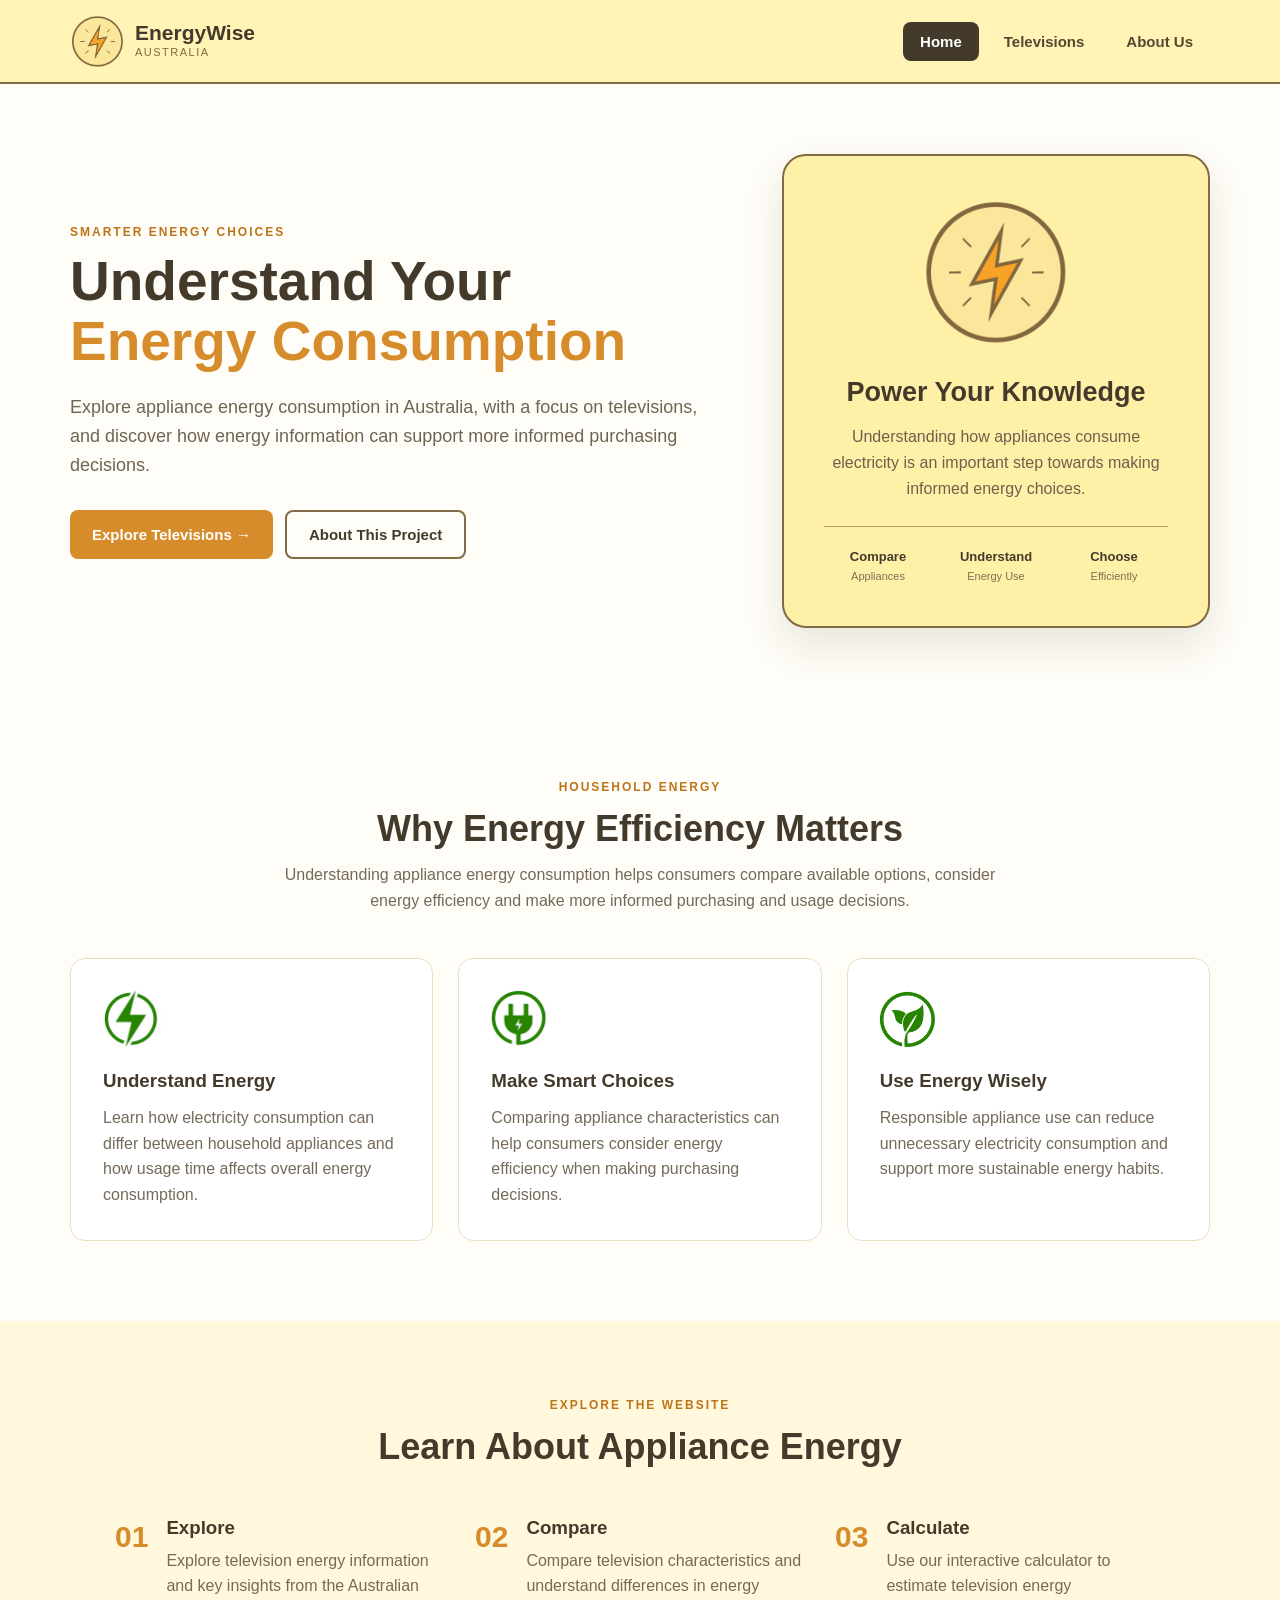
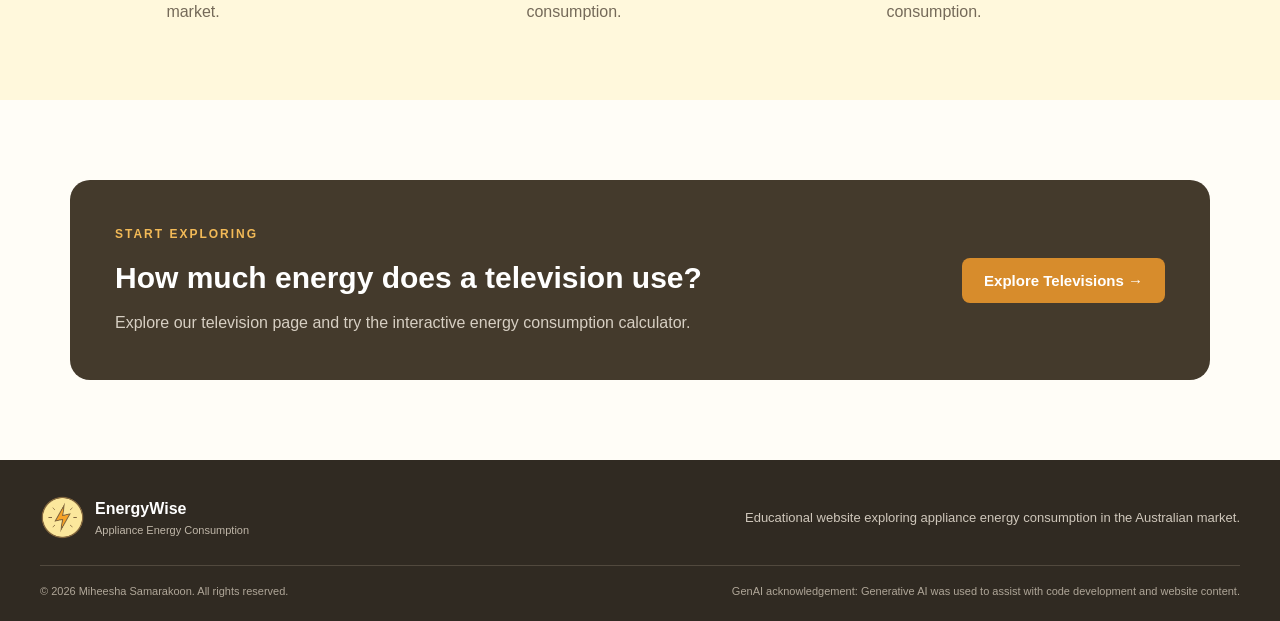
<file: index.html>
<!DOCTYPE html>
<html lang="en">
<head>
    <meta charset="UTF-8">
    <meta name="viewport" content="width=device-width, initial-scale=1.0">
    <title>EnergyWise | Home</title>
    <!-- One shared CSS file for the whole website -->
    <link rel="stylesheet" href="style.css">
</head>

<body>
    <!-- ================= NAVIGATION ================= -->
    <header>
        <nav class="navbar">
            <!-- Clicking the logo returns to the Home page -->
            <div class="brand" onclick="navigateTo('index.html')">
                <img src="images/PowerIcon.png" alt="EnergyWise power logo">
                <div>
                    <span class="brand-name">EnergyWise</span>
                    <span class="brand-subtitle">Australia</span>
                </div>
            </div>
            <!-- Navigation menu -->
            <div class="nav-links">
                <!-- Active class shows the current page -->
                <button class="nav-button active"
                        onclick="navigateTo('index.html')">
                    Home
                </button>
                <button class="nav-button"
                        onclick="navigateTo('televisions.html')">
                    Televisions
                </button>
                <button class="nav-button"
                        onclick="navigateTo('about.html')">
                    About Us
                </button>
            </div>

        </nav>
    </header>

    <!-- ================= MAIN CONTENT ================= -->
    <main>
        <!-- Hero Section -->
        <section class="hero">
            <div class="hero-content">
                <p class="tag">SMARTER ENERGY CHOICES</p>
                <h1>
                    Understand Your
                    <span>Energy Consumption</span>
                </h1>
                <p class="hero-description">
                    Explore appliance energy consumption in Australia, with a focus on televisions, and discover how energy information can support more informed purchasing decisions.
                </p>
                <div class="hero-buttons">
                    <button class="primary-button"
                            onclick="navigateTo('televisions.html')">
                        Explore Televisions →
                    </button>
                    <button class="secondary-button"
                            onclick="navigateTo('about.html')">
                        About This Project
                    </button>
                </div>
            </div>


            <!-- Visual card using the supplied logo -->
            <div class="hero-card">
                <img src="images/PowerIcon.png"
                     alt="Power energy icon"
                     class="hero-logo">
                <h2>Power Your Knowledge</h2>
                <p>
                    Understanding how appliances consume electricity is
                    an important step towards making informed energy choices.
                </p>
                <div class="mini-info">
                    <div>
                        <strong>Compare</strong>
                        <span>Appliances</span>
                    </div>
                    <div>
                        <strong>Understand</strong>
                        <span>Energy Use</span>
                    </div>
                    <div>
                        <strong>Choose</strong>
                        <span>Efficiently</span>
                    </div>
                </div>
            </div>
        </section>

        <!-- ================= WHY ENERGY MATTERS ================= -->
        <section class="content-section">
            <div class="section-heading">
                <p class="tag">HOUSEHOLD ENERGY</p>
                <h2>Why Energy Efficiency Matters</h2>
                <p>
                    Understanding appliance energy consumption helps consumers compare available options, consider energy efficiency and make more informed purchasing and usage decisions.
                </p>
            </div>
            <div class="card-grid">
                <article class="info-card">
                    <div class="icon-box">
                        <img src="images/energy.png" alt="Energy icon">
                    </div>
                    <h3>Understand Energy</h3>
                    <p>
                        Learn how electricity consumption can differ between
                        household appliances and how usage time affects
                        overall energy consumption.
                    </p>
                </article>
                <article class="info-card">
                    <div class="icon-box">
                        <img src="images/smart-choice.png" alt="Smart choice icon">
                    </div>
                    <h3>Make Smart Choices</h3>
                    <p>
                        Comparing appliance characteristics can help
                        consumers consider energy efficiency when making
                        purchasing decisions.
                    </p>
                </article>
                <article class="info-card">
                    <div class="icon-box">
                        <img src="images/sustainability.png" alt="Sustainability icon">
                    </div>
                    <h3>Use Energy Wisely</h3>
                    <p>
                        Responsible appliance use can reduce unnecessary
                        electricity consumption and support more sustainable
                        energy habits.
                    </p>
                </article>
            </div>
        </section>

        <!-- ================= HOW IT WORKS ================= -->
        <section class="steps-section">
            <div class="section-heading">
                <p class="tag">EXPLORE THE WEBSITE</p>
                <h2>Learn About Appliance Energy</h2>
            </div>
            <div class="steps">
                <div class="step">
                    <span class="step-number">01</span>
                    <div>
                        <h3>Explore</h3>
                        <p>
                            Explore television energy information and key insights from the Australian market.
                        </p>
                    </div>
                </div>
                <div class="step">
                    <span class="step-number">02</span>
                    <div>
                        <h3>Compare</h3>
                        <p>
                            Compare television characteristics and understand differences in energy consumption.
                        </p>
                    </div>
                </div>
                <div class="step">
                    <span class="step-number">03</span>
                    <div>
                        <h3>Calculate</h3>
                        <p>
                            Use our interactive calculator to estimate television energy consumption.
                        </p>
                    </div>
                </div>
            </div>
        </section>

        <!-- ================= CALL TO ACTION ================= -->
        <section class="cta-section">
            <div>
                <p class="tag light-tag">START EXPLORING</p>
                <h2>How much energy does a television use?</h2>
                <p>
                    Explore our television page and try the interactive
                    energy consumption calculator.
                </p>
            </div>
            <button class="primary-button"
                    onclick="navigateTo('televisions.html')">
                Explore Televisions →
            </button>
        </section>
    </main>

    <!-- ================= FOOTER ================= -->
    <footer>
        <div class="footer-container">
            <div class="footer-brand">
                <img src="images/PowerIcon.png"
                     alt="EnergyWise power logo">
                <div>
                    <strong>EnergyWise</strong>
                    <span>Appliance Energy Consumption</span>
                </div>
            </div>
            <p>
                Educational website exploring appliance energy consumption
                in the Australian market.
            </p>
        </div>
        <div class="footer-bottom">
            <p>© 2026 Miheesha Samarakoon. All rights reserved.</p>
            <p>
                GenAI acknowledgement: Generative AI was used to assist
                with code development and website content.
            </p>
        </div>
    </footer>
    
    <!-- One shared JavaScript file -->
    <script src="script.js"></script>

</body>
</html>
</file>
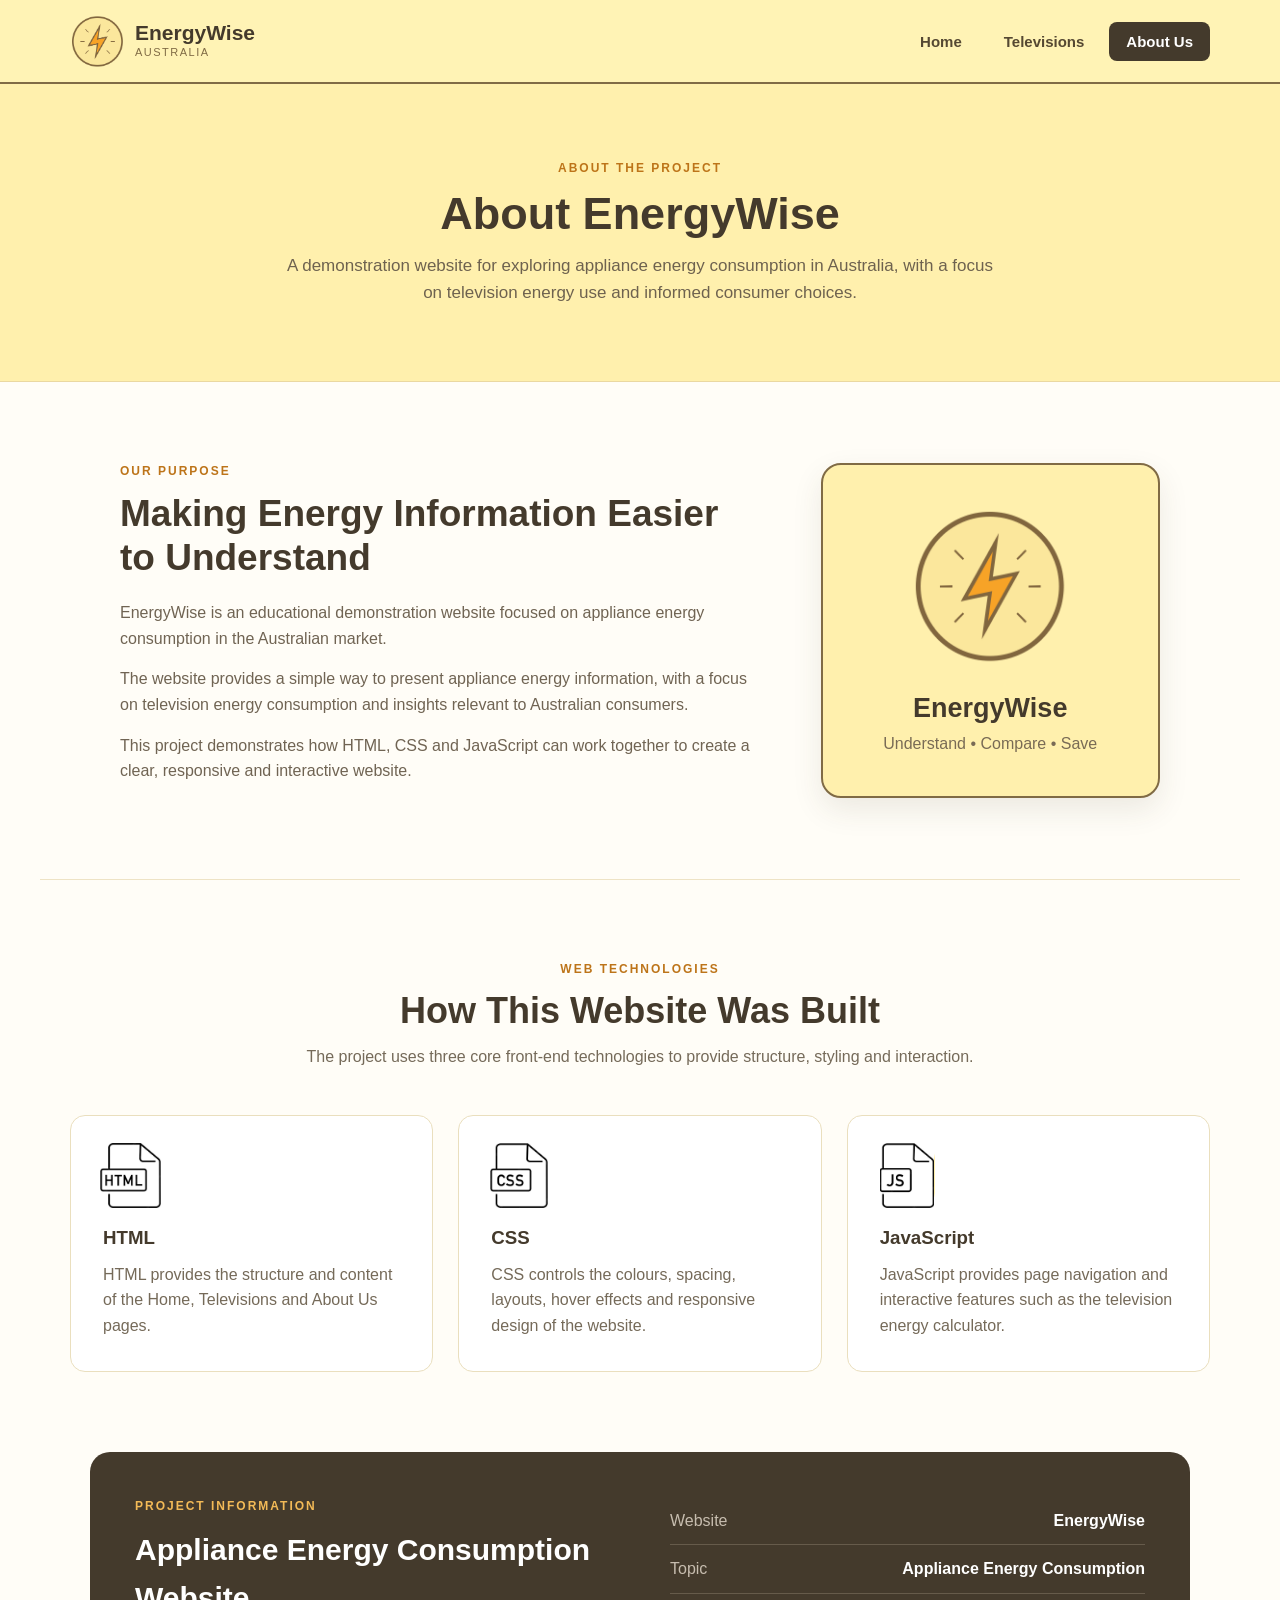
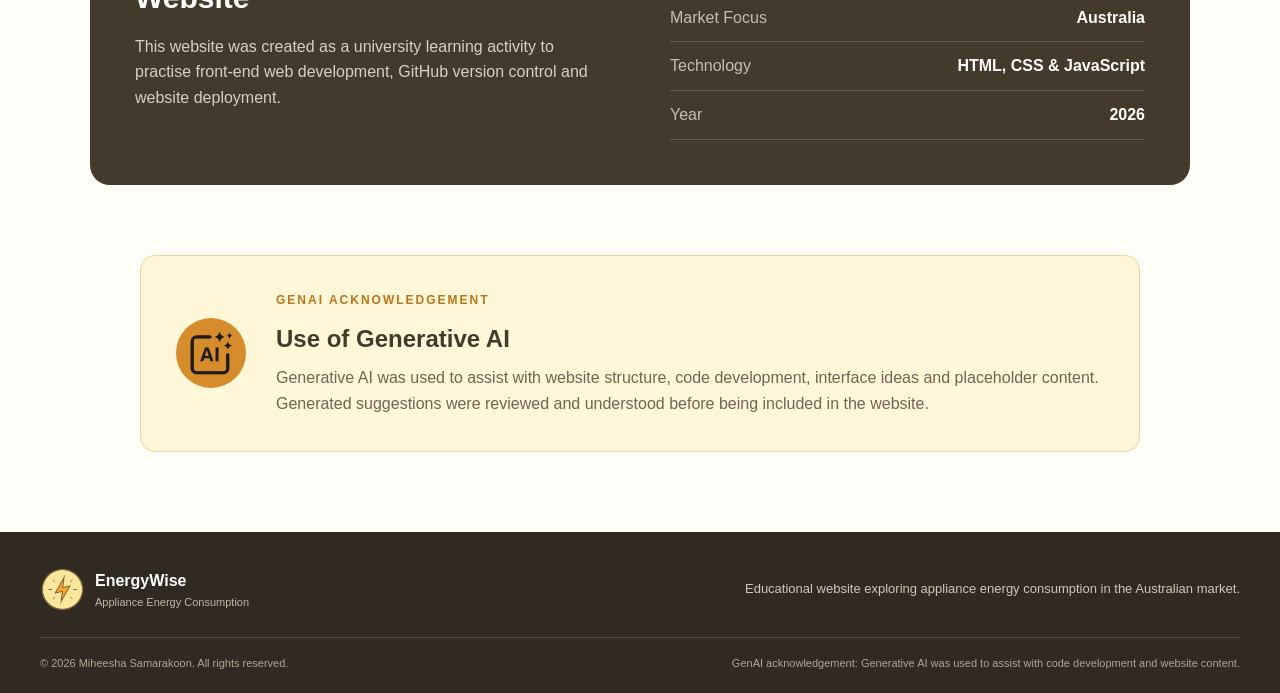
<file: about.html>
<!DOCTYPE html>
<html lang="en">
<head>
    <meta charset="UTF-8">
    <meta name="viewport" content="width=device-width, initial-scale=1.0">
    <title>EnergyWise | About Us</title>
    <link rel="stylesheet" href="style.css">
</head>
<body>

    <!-- ================= NAVIGATION ================= -->
    <header>
        <nav class="navbar">
            <div class="brand" onclick="navigateTo('index.html')">
                <img src="images/PowerIcon.png"
                     alt="EnergyWise power logo">
                <div>
                    <span class="brand-name">EnergyWise</span>
                    <span class="brand-subtitle">Australia</span>
                </div>
            </div>
            <div class="nav-links">
                <button class="nav-button"
                        onclick="navigateTo('index.html')">
                    Home
                </button>
                <button class="nav-button"
                        onclick="navigateTo('televisions.html')">
                    Televisions
                </button>
                <button class="nav-button active"
                        onclick="navigateTo('about.html')">
                    About Us
                </button>
            </div>
        </nav>
    </header>

    <!-- ================= MAIN CONTENT ================= -->
    <main>
        <!-- Page Banner -->
        <section class="page-banner">
            <p class="tag">ABOUT THE PROJECT</p>
            <h1>About EnergyWise</h1>
            <p>
                A demonstration website for exploring appliance energy consumption in Australia, with a focus on television energy use and informed consumer choices.
            </p>
        </section>

        <!-- ================= ABOUT ================= -->
        <section class="about-section">
            <div class="about-content">
                <p class="tag">OUR PURPOSE</p>
                <h2>
                    Making Energy Information Easier to Understand
                </h2>
                <p>
                    EnergyWise is an educational demonstration website focused on appliance energy consumption in the Australian market.
                </p>
                <p>
                    The website provides a simple way to present appliance energy information, with a focus on television energy consumption and insights relevant to Australian consumers.
                </p>
                <p>
                    This project demonstrates how HTML, CSS and JavaScript can work together to create a clear, responsive and interactive website.
                </p>
            </div>
            <div class="about-logo-card">
                <img src="images/PowerIcon.png"
                     alt="EnergyWise power logo">
                <h3>EnergyWise</h3>
                <p>Understand • Compare • Save</p>
            </div>
        </section>

        <!-- ================= TECHNOLOGIES ================= -->
        <section class="technology-section">
            <div class="section-heading">
                <p class="tag">WEB TECHNOLOGIES</p>
                <h2>How This Website Was Built</h2>
                <p>
                    The project uses three core front-end technologies
                    to provide structure, styling and interaction.
                </p>
            </div>
            <div class="card-grid">
                <article class="info-card">
                    <div class="tech-icon">
                        <img src="images/html.png" alt="HTML icon">
                    </div>
                    <h3>HTML</h3>
                    <p>
                        HTML provides the structure and content of the
                        Home, Televisions and About Us pages.
                    </p>
                </article>
                <article class="info-card">
                    <div class="tech-icon">
                        <img src="images/css.png" alt="CSS icon">
                    </div>
                    <h3>CSS</h3>
                    <p>
                        CSS controls the colours, spacing, layouts,
                        hover effects and responsive design of the website.
                    </p>
                </article>
                <article class="info-card">
                    <div class="tech-icon">
                        <img src="images/javascript.png" alt="JavaScript icon">
                    </div>
                    <h3>JavaScript</h3>
                    <p>
                        JavaScript provides page navigation and interactive
                        features such as the television energy calculator.
                    </p>
                </article>
            </div>
        </section>

        <!-- ================= PROJECT INFORMATION ================= -->
        <section class="project-section">
            <div class="project-intro">
                <p class="tag light-tag">
                    PROJECT INFORMATION
                </p>
                <h2>Appliance Energy Consumption Website</h2>
                <p>
                    This website was created as a university learning
                    activity to practise front-end web development,
                    GitHub version control and website deployment.
                </p>
            </div>
            <div class="project-details">
                <div>
                    <span>Website</span>
                    <strong>EnergyWise</strong>
                </div>
                <div>
                    <span>Topic</span>
                    <strong>Appliance Energy Consumption</strong>
                </div>
                <div>
                    <span>Market Focus</span>
                    <strong>Australia</strong>
                </div>
                <div>
                    <span>Technology</span>
                    <strong>HTML, CSS & JavaScript</strong>
                </div>
                <div>
                    <span>Year</span>
                    <strong>2026</strong>
                </div>
            </div>
        </section>

        <!-- ================= GENAI ================= -->
        <section class="ai-section">
            <div class="ai-icon">
                <img src="images/ai.png" alt="Generative AI icon">
            </div>
            <div>
                <p class="tag">GENAI ACKNOWLEDGEMENT</p>
                <h2>Use of Generative AI</h2>
                <p>
                    Generative AI was used to assist with website structure,
                    code development, interface ideas and placeholder
                    content. Generated suggestions were reviewed and
                    understood before being included in the website.
                </p>
            </div>
        </section>
    </main>

    <!-- ================= FOOTER ================= -->
    <footer>
        <div class="footer-container">
            <div class="footer-brand">
                <img src="images/PowerIcon.png"
                     alt="EnergyWise power logo">
                <div>
                    <strong>EnergyWise</strong>
                    <span>Appliance Energy Consumption</span>
                </div>
            </div>
            <p>
                Educational website exploring appliance energy consumption
                in the Australian market.
            </p>
        </div>
        <div class="footer-bottom">
            <p>© 2026 Miheesha Samarakoon. All rights reserved.</p>
            <p>
                GenAI acknowledgement: Generative AI was used to assist
                with code development and website content.
            </p>
        </div>
    </footer>

    <script src="script.js"></script>

</body>
</html>
</file>
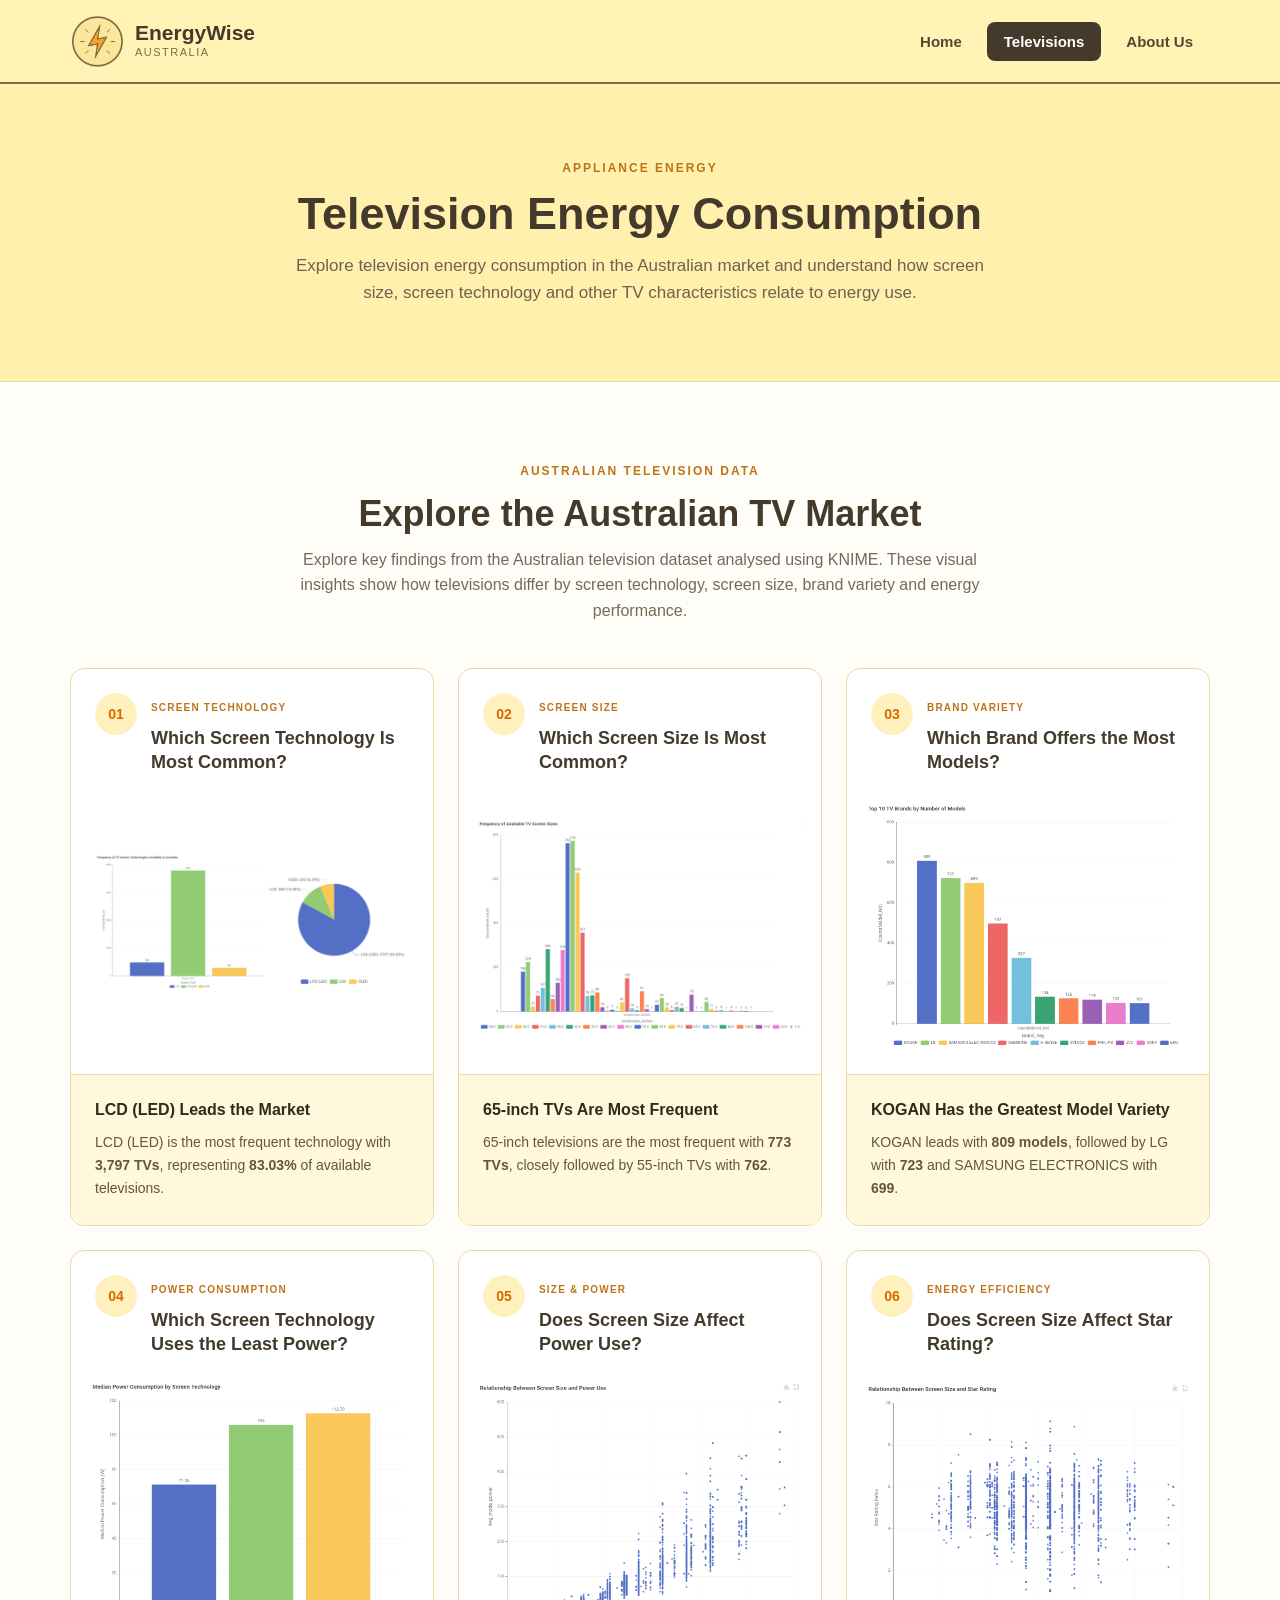
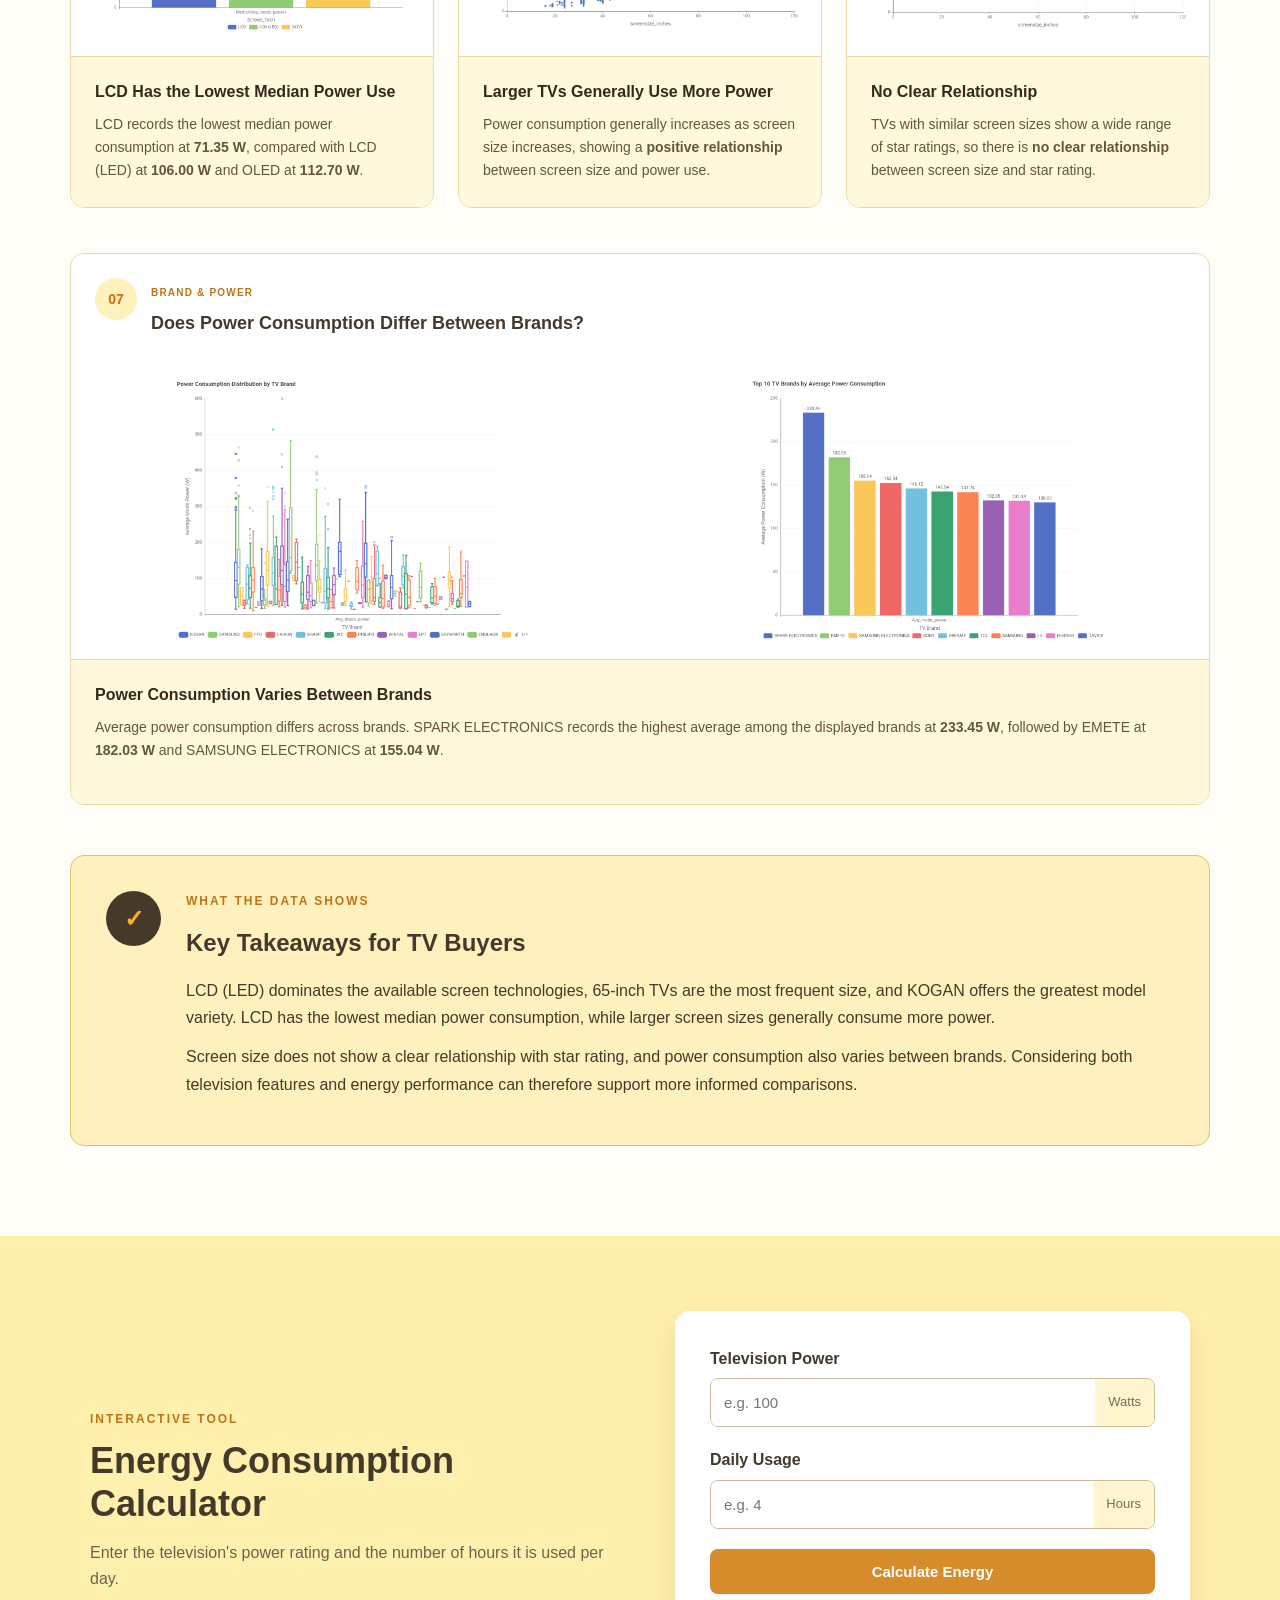
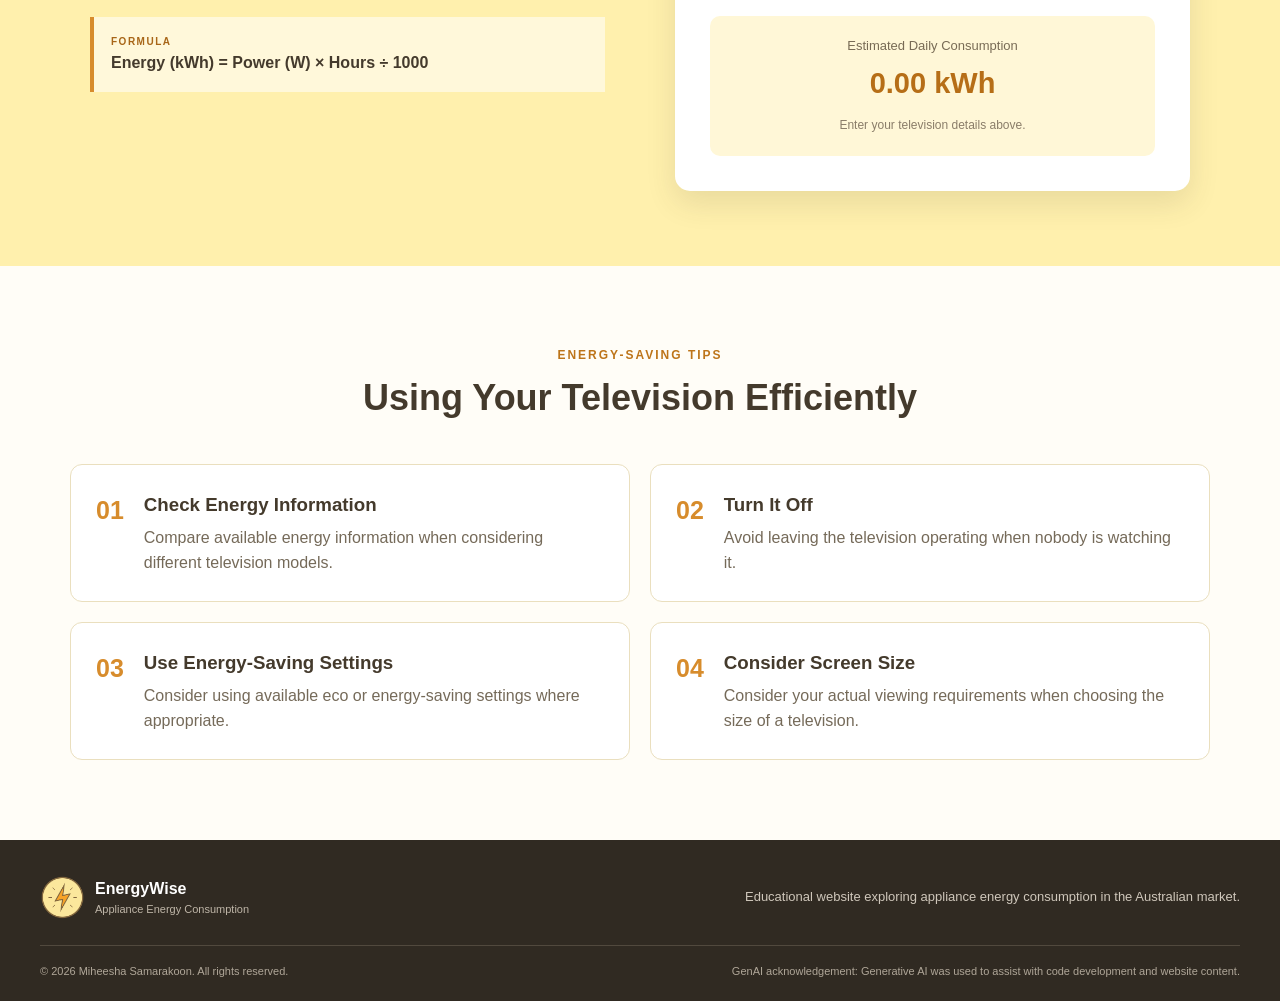
<file: televisions.html>
<!DOCTYPE html>
<html lang="en">
<head>
    <meta charset="UTF-8">
    <meta name="viewport" content="width=device-width, initial-scale=1.0">
    <title>EnergyWise | Televisions</title>
    <link rel="stylesheet" href="style.css">
</head>
<body>

    <!-- ================= NAVIGATION ================= -->
    <header>
        <nav class="navbar">
            <div class="brand" onclick="navigateTo('index.html')">
                <img src="images/PowerIcon.png"
                     alt="EnergyWise power logo">
                <div>
                    <span class="brand-name">EnergyWise</span>
                    <span class="brand-subtitle">Australia</span>
                </div>
            </div>
            <div class="nav-links">
                <button class="nav-button"
                        onclick="navigateTo('index.html')">
                    Home
                </button>
                <button class="nav-button active"
                        onclick="navigateTo('televisions.html')">
                    Televisions
                </button>
                <button class="nav-button"
                        onclick="navigateTo('about.html')">
                    About Us
                </button>
            </div>
        </nav>
    </header>

    <!-- ================= MAIN CONTENT ================= -->
    <main>
        <!-- Page Banner -->
        <section class="page-banner">
            <p class="tag">APPLIANCE ENERGY</p>
            <h1>Television Energy Consumption</h1>
            <p>
                Explore television energy consumption in the Australian market and understand how screen size, screen technology and other TV characteristics relate to energy use.
            </p>
        </section>

        <!-- ================= AUSTRALIAN TV DATA INSIGHTS ================= -->
        <section class="content-section">
            <div class="section-heading">
                <p class="tag">AUSTRALIAN TELEVISION DATA</p>
                <h2>Explore the Australian TV Market</h2>
                <p>
                    Explore key findings from the Australian television dataset analysed using KNIME. These visual insights show how televisions differ by screen technology, screen size, brand variety and energy performance.
                </p>
            </div>

            <!-- ================= INSIGHT GRID ================= -->
            <div class="insights-grid">
                <!-- Q1 -->
                <article class="insight-card">

                    <div class="insight-header">
                        <span class="insight-number">01</span>

                        <div>
                            <span class="energy-label">SCREEN TECHNOLOGY</span>
                            <h3>Which Screen Technology Is Most Common?</h3>
                        </div>
                    </div>
                    <div class="insight-chart">
                        <img src="images/Q1.png" alt="Available television screen technologies in Australia">
                    </div>
                    <div class="insight-result">
                        <strong>LCD (LED) Leads the Market</strong>
                        <p>
                            LCD (LED) is the most frequent technology with
                            <strong>3,797 TVs</strong>, representing
                            <strong>83.03%</strong> of available televisions.
                        </p>
                    </div>
                </article>

                <!-- Q2 -->
                <article class="insight-card">
                    <div class="insight-header">
                        <span class="insight-number">02</span>
                        <div>
                            <span class="energy-label">SCREEN SIZE</span>
                            <h3>Which Screen Size Is Most Common?</h3>
                        </div>
                    </div>
                    <div class="insight-chart">
                        <img src="images/Q2.png" alt="Frequency of available television screen sizes">
                    </div>
                    <div class="insight-result">
                        <strong>65-inch TVs Are Most Frequent</strong>
                        <p>
                            65-inch televisions are the most frequent with
                            <strong>773 TVs</strong>, closely followed by
                            55-inch TVs with <strong>762</strong>.
                        </p>
                    </div>
                </article>

                <!-- Q3 -->
                <article class="insight-card">
                    <div class="insight-header">
                        <span class="insight-number">03</span>
                        <div>
                            <span class="energy-label">BRAND VARIETY</span>
                            <h3>Which Brand Offers the Most Models?</h3>
                        </div>
                    </div>
                    <div class="insight-chart">
                        <img src="images/Q3.png" alt="Television brands with the greatest number of models">
                    </div>
                    <div class="insight-result">
                        <strong>KOGAN Has the Greatest Model Variety</strong>
                        <p>
                            KOGAN leads with <strong>809 models</strong>,
                            followed by LG with <strong>723</strong> and
                            SAMSUNG ELECTRONICS with <strong>699</strong>.
                        </p>
                    </div>
                </article>

                <!-- Q4 -->
                <article class="insight-card">
                    <div class="insight-header">
                        <span class="insight-number">04</span>
                        <div>
                            <span class="energy-label">POWER CONSUMPTION</span>
                            <h3>Which Screen Technology Uses the Least Power?</h3>
                        </div>
                    </div>
                    <div class="insight-chart">
                        <img src="images/Q4.png" alt="Median power consumption by television screen technology">
                    </div>
                    <div class="insight-result">
                        <strong>LCD Has the Lowest Median Power Use</strong>
                        <p>
                            LCD records the lowest median power consumption at
                            <strong>71.35 W</strong>, compared with
                            LCD (LED) at <strong>106.00 W</strong> and
                            OLED at <strong>112.70 W</strong>.
                        </p>
                    </div>
                </article>

                <!-- Q5 -->
                <article class="insight-card">
                    <div class="insight-header">
                        <span class="insight-number">05</span>

                        <div>
                            <span class="energy-label">SIZE & POWER</span>
                            <h3>Does Screen Size Affect Power Use?</h3>
                        </div>
                    </div>
                    <div class="insight-chart">
                        <img src="images/Q5.png" alt="Relationship between television screen size and power use">
                    </div>
                    <div class="insight-result">
                        <strong>Larger TVs Generally Use More Power</strong>
                        <p>
                            Power consumption generally increases as screen size
                            increases, showing a <strong>positive relationship</strong>
                            between screen size and power use.
                        </p>
                    </div>
                </article>

                <!-- Q6 -->
                <article class="insight-card">
                    <div class="insight-header">
                        <span class="insight-number">06</span>
                        <div>
                            <span class="energy-label">ENERGY EFFICIENCY</span>
                            <h3>Does Screen Size Affect Star Rating?</h3>
                        </div>
                    </div>
                    <div class="insight-chart">
                        <img src="images/Q6.png" alt="Relationship between television screen size and star rating">
                    </div>
                    <div class="insight-result">
                        <strong>No Clear Relationship</strong>
                        <p>
                            TVs with similar screen sizes show a wide range of
                            star ratings, so there is <strong>no clear relationship</strong>
                            between screen size and star rating.
                        </p>
                    </div>
                </article>
            </div>

            <!-- ================= Q7 WIDE INSIGHT ================= -->
            <article class="insight-card insight-card-wide">
                <div class="insight-header">
                    <span class="insight-number">07</span>
                    <div>
                        <span class="energy-label">BRAND & POWER</span>
                        <h3>Does Power Consumption Differ Between Brands?</h3>
                    </div>
                </div>
                <div class="q7-chart-grid">
                    <div class="insight-chart">
                        <img src="images/Q7a.png" alt="Distribution of television power consumption by brand">
                    </div>
                    <div class="insight-chart">
                        <img src="images/Q7b.png" alt="Top television brands by average power consumption">
                    </div>
                </div>
                <div class="insight-result">
                    <strong>Power Consumption Varies Between Brands</strong>

                    <p>
                        Average power consumption differs across brands.
                        SPARK ELECTRONICS records the highest average among the
                        displayed brands at <strong>233.45 W</strong>, followed by
                        EMETE at <strong>182.03 W</strong> and SAMSUNG ELECTRONICS
                        at <strong>155.04 W</strong>.
                    </p>
                </div>
            </article>

            <!-- ================= CONCLUSION ================= -->
            <div class="tv-insight-conclusion">
                <div class="conclusion-icon">
                    ✓
                </div>
                <div>
                    <p class="tag">WHAT THE DATA SHOWS</p>
                    <h2>Key Takeaways for TV Buyers</h2>
                    <p>
                        LCD (LED) dominates the available screen technologies, 65-inch TVs are the most frequent size, and KOGAN offers the greatest model variety. LCD has the lowest median power consumption, while larger screen sizes generally consume more power.
                    </p>
                    <p>
                        Screen size does not show a clear relationship with star rating, and power consumption also varies between brands. Considering both television features and energy performance can therefore support more informed comparisons.
                    </p>
                </div>
            </div>
        </section>

        <!-- ================= CALCULATOR ================= -->
        <section class="calculator-section">
            <div class="calculator-description">
                <p class="tag">INTERACTIVE TOOL</p>
                <h2>Energy Consumption Calculator</h2>
                <p>
                    Enter the television's power rating and the number of hours it is used per day.
                </p>
                <div class="formula-box">
                    <span>FORMULA</span>
                    <strong>
                        Energy (kWh) = Power (W) × Hours ÷ 1000
                    </strong>
                </div>
            </div>
            <div class="calculator-card">
                <div class="input-group">
                    <label for="power">
                        Television Power
                    </label>
                    <div class="input-wrapper">
                        <input
                            type="number"
                            id="power"
                            placeholder="e.g. 100"
                            min="0">
                        <span>Watts</span>
                    </div>
                </div>
                <div class="input-group">
                    <label for="hours">
                        Daily Usage
                    </label>
                    <div class="input-wrapper">
                        <input
                            type="number"
                            id="hours"
                            placeholder="e.g. 4"
                            min="0"
                            max="24">
                        <span>Hours</span>
                    </div>
                </div>
                <button class="primary-button full-button"
                        onclick="calculateEnergy()">
                    Calculate Energy
                </button>
                <!-- JavaScript changes this result -->
                <div class="result-box">
                    <p>Estimated Daily Consumption</p>
                    <strong id="energyResult">
                        0.00 kWh
                    </strong>
                    <span id="resultMessage">
                        Enter your television details above.
                    </span>
                </div>
            </div>
        </section>

        <!-- ================= ENERGY TIPS ================= -->
        <section class="content-section">
            <div class="section-heading">
                <p class="tag">ENERGY-SAVING TIPS</p>
                <h2>Using Your Television Efficiently</h2>
            </div>
            <div class="tips-grid">
                <div class="tip-card">
                    <span class="tip-number">01</span>
                    <div>
                        <h3>Check Energy Information</h3>
                        <p>
                            Compare available energy information when considering different television models.
                        </p>
                    </div>
                </div>
                <div class="tip-card">
                    <span class="tip-number">02</span>
                    <div>
                        <h3>Turn It Off</h3>
                        <p>
                            Avoid leaving the television operating when nobody is watching it.
                        </p>
                    </div>
                </div>
                <div class="tip-card">
                    <span class="tip-number">03</span>
                    <div>
                        <h3>Use Energy-Saving Settings</h3>
                        <p>
                            Consider using available eco or energy-saving settings where appropriate.
                        </p>
                    </div>
                </div>
                <div class="tip-card">
                    <span class="tip-number">04</span>
                    <div>
                        <h3>Consider Screen Size</h3>
                        <p>
                            Consider your actual viewing requirements when choosing the size of a television.
                        </p>
                    </div>
                </div>
            </div>
        </section>
    </main>

    <!-- ================= FOOTER ================= -->
    <footer>
        <div class="footer-container">
            <div class="footer-brand">
                <img src="images/PowerIcon.png"
                     alt="EnergyWise power logo">
                <div>
                    <strong>EnergyWise</strong>
                    <span>Appliance Energy Consumption</span>
                </div>
            </div>
            <p>
                Educational website exploring appliance energy consumption in the Australian market.
            </p>
        </div>
        <div class="footer-bottom">
            <p>© 2026 Miheesha Samarakoon. All rights reserved.</p>
            <p>
                GenAI acknowledgement: Generative AI was used to assist with code development and website content.
            </p>

        </div>
    </footer>

    <script src="script.js"></script>

</body>
</html>
</file>
<file: style.css>
/* =========================================================
   ENERGYWISE WEBSITE
   Main stylesheet used by all three webpages
   ========================================================= */


/* ================= BASIC RESET ================= */
* {
    margin: 0;
    padding: 0;
    box-sizing: border-box;
}


/* ================= GENERAL ================= */
html {
    scroll-behavior: smooth;
}
body {
    font-family: Arial, Helvetica, sans-serif;
    background-color: #fffdf7;
    color: #443a2c;
    line-height: 1.6;
}
button,
input {
    font-family: inherit;
}


/* ================= NAVIGATION ================= */
header {
    background-color: #fff3b5;
    border-bottom: 2px solid #806b45;
    position: sticky;
    top: 0;
    z-index: 1000;
}
.navbar {
    max-width: 1200px;
    min-height: 82px;
    margin: auto;
    padding: 10px 30px;
    display: flex;
    justify-content: space-between;
    align-items: center;
}


/* Logo / Brand */
.brand {
    display: flex;
    align-items: center;
    gap: 10px;
    cursor: pointer;
    transition: 0.3s;
}

.brand:hover {
    opacity: 0.75;
}

.brand img {
    width: 55px;
    height: 55px;
}

.brand > div {
    display: flex;
    flex-direction: column;
}

.brand-name {
    font-size: 21px;
    font-weight: bold;
    line-height: 1.1;
}

.brand-subtitle {
    font-size: 11px;
    color: #806b45;
    letter-spacing: 1.5px;
    text-transform: uppercase;
}


/* Navigation Links */

.nav-links {
    display: flex;
    align-items: center;
    gap: 8px;
}

.nav-button {
    border: none;
    background-color: transparent;
    color: #554832;
    font-size: 15px;
    font-weight: bold;
    padding: 11px 17px;
    border-radius: 8px;
    cursor: pointer;
    transition: 0.3s;
}


/* Mouse-over feedback */
.nav-button:hover {
    background-color: #e9a63d;
    color: white;
    transform: translateY(-2px);
}


/* Current page feedback */
.nav-button.active {
    background-color: #443a2c;
    color: white;
}


/* ================= TAG ================= */
.tag {
    color: #bd7419;
    font-size: 12px;
    font-weight: bold;
    letter-spacing: 2px;
    margin-bottom: 10px;
}

.light-tag {
    color: #f3ba57;
}


/* ================= HOME HERO ================= */
.hero {
    max-width: 1200px;
    min-height: 580px;
    margin: auto;
    padding: 70px 30px;
    display: grid;
    grid-template-columns: 1.2fr 0.8fr;
    align-items: center;
    gap: 70px;
}

.hero h1 {
    max-width: 700px;
    font-size: 55px;
    line-height: 1.08;
    margin-bottom: 22px;
}

.hero h1 span {
    color: #d78c2c;
}

.hero-description {
    max-width: 650px;
    color: #706453;
    font-size: 18px;
    margin-bottom: 30px;
}

.hero-buttons {
    display: flex;
    gap: 12px;
}


/* ================= BUTTONS ================= */

.primary-button,
.secondary-button {
    padding: 14px 22px;
    border-radius: 8px;
    font-size: 15px;
    font-weight: bold;
    cursor: pointer;
    transition: 0.3s;
}

.primary-button {
    border: none;
    background-color: #d78c2c;
    color: white;
}

.primary-button:hover {
    background-color: #ad6816;
    transform: translateY(-2px);
    box-shadow: 0 6px 15px rgba(80, 60, 30, 0.15);
}

.secondary-button {
    border: 2px solid #806b45;
    background-color: transparent;
    color: #443a2c;
}

.secondary-button:hover {
    background-color: #fff0ad;
    transform: translateY(-2px);
}


/* ================= HERO CARD ================= */
.hero-card {
    background-color: #fff0a8;
    border: 2px solid #806b45;
    border-radius: 24px;
    padding: 40px;
    text-align: center;
    box-shadow: 0 18px 40px rgba(68, 58, 44, 0.12);
}

.hero-logo {
    width: 150px;
    margin-bottom: 15px;
}

.hero-card h2 {
    font-size: 27px;
    margin-bottom: 10px;
}

.hero-card > p {
    color: #6d604d;
    margin-bottom: 25px;
}

.mini-info {
    display: grid;
    grid-template-columns: repeat(3, 1fr);
    border-top: 1px solid #bca164;
    padding-top: 20px;
    gap: 10px;
}

.mini-info div {
    display: flex;
    flex-direction: column;
}

.mini-info strong {
    font-size: 13px;
}

.mini-info span {
    color: #806f54;
    font-size: 11px;
}


/* ================= GENERAL CONTENT ================= */

.content-section,
.technology-section {
    max-width: 1200px;
    margin: auto;
    padding: 80px 30px;
}

.section-heading {
    max-width: 720px;
    margin: 0 auto 45px;
    text-align: center;
}

.section-heading h2 {
    font-size: 36px;
    line-height: 1.2;
    margin-bottom: 12px;
}

.section-heading > p:last-child {
    color: #756a59;
}


/* ================= INFORMATION CARDS ================= */

.card-grid {
    display: grid;
    grid-template-columns: repeat(3, 1fr);
    gap: 25px;
}

.info-card {
    background-color: white;
    border: 1px solid #eadfbe;
    border-radius: 15px;
    padding: 32px;
    transition: 0.3s;
}

.info-card:hover {
    transform: translateY(-6px);
    border-color: #d78c2c;
    box-shadow: 0 12px 25px rgba(68, 58, 44, 0.10);
}

.icon-box,
.tech-icon {
    width: 55px;
    height: 55px;
    display: flex;
    justify-content: center;
    align-items: center;
    background-color: #fff0ad;
    border-radius: 10px;
    font-size: 22px;
    font-weight: bold;
    margin-bottom: 20px;
}

.tech-icon img {
    width: 65px;
    height: 65px;
    object-fit: contain;
    display: block;
}

.icon-box {
    width: 55px;
    height: 55px;
    display: flex;
    justify-content: center;
    align-items: center;
    background-color: #fff0ad;
    border-radius: 10px;
    margin-bottom: 20px;
}

.icon-box img {
    width: 62px;
    height: 62px;
    object-fit: contain;
}

.info-card h3 {
    margin-bottom: 9px;
}

.info-card p {
    color: #756a59;
}


/* ================= STEPS ================= */

.steps-section {
    background-color: #fff8dc;
    padding: 75px 30px;
}

.steps {
    max-width: 1050px;
    margin: auto;
    display: grid;
    grid-template-columns: repeat(3, 1fr);
    gap: 30px;
}

.step {
    display: flex;
    gap: 18px;
}

.step-number {
    color: #d78c2c;
    font-size: 30px;
    font-weight: bold;
}

.step h3 {
    margin-bottom: 5px;
}

.step p {
    color: #756a59;
}


/* ================= CTA ================= */
.cta-section {
    max-width: 1140px;
    margin: 80px auto;
    padding: 45px;
    background-color: #443a2c;
    color: white;
    border-radius: 20px;
    display: flex;
    justify-content: space-between;
    align-items: center;
    gap: 40px;
}

.cta-section h2 {
    font-size: 30px;
    margin-bottom: 8px;
}

.cta-section > div > p:last-child {
    max-width: 700px;
    color: #d7cfc3;
}


/* ================= PAGE BANNER ================= */
.page-banner {
    background-color: #fff0ad;
    padding: 75px 30px;
    text-align: center;
    border-bottom: 1px solid #ead8a1;
}

.page-banner h1 {
    font-size: 45px;
    line-height: 1.15;
    margin-bottom: 12px;
}

.page-banner > p:last-child {
    max-width: 720px;
    margin: auto;
    color: #6e624f;
    font-size: 17px;
}


/* ================= TELEVISION CARDS ================= */
.tv-grid {
    display: grid;
    grid-template-columns: repeat(3, 1fr);
    gap: 25px;
}

.tv-card {
    background-color: white;
    border: 1px solid #eadfbe;
    border-radius: 15px;
    overflow: hidden;
    transition: 0.3s;
}

.tv-card:hover {
    transform: translateY(-6px);
    box-shadow: 0 12px 28px rgba(68, 58, 44, 0.12);
    border-color: #d78c2c;
}

.tv-image {
    background-color: #fff5c9;
    padding: 30px 30px 20px;
    text-align: center;
}

.tv-screen {
    height: 160px;
    background-color: #443a2c;
    border: 7px solid #635541;
    border-radius: 7px;
    display: flex;
    justify-content: center;
    align-items: center;
    color: #f2b34b;
    font-size: 28px;
    font-weight: bold;
}

.tv-stand {
    width: 65px;
    height: 10px;
    margin: auto;
    background-color: #635541;
    border-radius: 0 0 8px 8px;
}

.tv-content {
    padding: 25px;
}

.energy-label {
    color: #bd7419;
    font-size: 10px;
    font-weight: bold;
    letter-spacing: 1.2px;
}

.tv-content h3 {
    font-size: 20px;
    margin: 7px 0 18px;
}

.tv-data div {
    display: flex;
    justify-content: space-between;
    padding: 9px 0;
    border-bottom: 1px solid #eee6d4;
    font-size: 14px;
}

.tv-data span {
    color: #786d5c;
}

.data-note {
    color: #817565;
    font-size: 13px;
    text-align: center;
    margin-top: 30px;
}


/* ================= CALCULATOR ================= */
.calculator-section {
    background-color: #fff0ad;
    padding: 75px max(30px, calc((100% - 1100px) / 2));
    display: grid;
    grid-template-columns: 1fr 1fr;
    align-items: center;
    gap: 70px;
}

.calculator-description h2 {
    font-size: 36px;
    line-height: 1.2;
    margin-bottom: 15px;
}

.calculator-description > p:not(.tag) {
    color: #6e624f;
}

.formula-box {
    background-color: rgba(255, 255, 255, 0.55);
    border-left: 4px solid #d78c2c;
    margin-top: 25px;
    padding: 17px;
    display: flex;
    flex-direction: column;
}

.formula-box span {
    color: #a86618;
    font-size: 10px;
    font-weight: bold;
    letter-spacing: 1.5px;
}

.calculator-card {
    background-color: white;
    border-radius: 15px;
    padding: 35px;
    box-shadow: 0 12px 30px rgba(68, 58, 44, 0.12);
}

.input-group {
    margin-bottom: 20px;
}

.input-group label {
    display: block;
    font-weight: bold;
    margin-bottom: 7px;
}

.input-wrapper {
    display: flex;
    border: 1px solid #cbbd98;
    border-radius: 8px;
    overflow: hidden;
}

.input-wrapper:focus-within {
    border-color: #d78c2c;
}

.input-wrapper input {
    width: 100%;
    border: none;
    outline: none;
    padding: 13px;
    font-size: 15px;
}

.input-wrapper span {
    background-color: #fff5cf;
    padding: 13px;
    color: #786b55;
    font-size: 13px;
}

.full-button {
    width: 100%;
}

.result-box {
    margin-top: 22px;
    background-color: #fff7d7;
    border-radius: 10px;
    padding: 20px;
    text-align: center;
}

.result-box p {
    color: #786b55;
    font-size: 13px;
}

.result-box strong {
    display: block;
    color: #b66e17;
    font-size: 29px;
    margin: 4px 0;
}

.result-box span {
    color: #8a7d69;
    font-size: 12px;
}


/* ================= TIPS ================= */
.tips-grid {
    display: grid;
    grid-template-columns: repeat(2, 1fr);
    gap: 20px;
}

.tip-card {
    display: flex;
    gap: 20px;
    padding: 25px;
    background-color: white;
    border: 1px solid #eadfbe;
    border-radius: 12px;
    transition: 0.3s;
}

.tip-card:hover {
    border-color: #d78c2c;
    transform: translateY(-3px);
}

.tip-number {
    color: #d78c2c;
    font-size: 25px;
    font-weight: bold;
}

.tip-card h3 {
    margin-bottom: 5px;
}

.tip-card p {
    color: #756a59;
}


/* ================= ABOUT ================= */
.about-section {
    max-width: 1100px;
    margin: auto;
    padding: 80px 30px;
    display: grid;
    grid-template-columns: 1.3fr 0.7fr;
    align-items: center;
    gap: 70px;
}

.about-content h2 {
    font-size: 37px;
    line-height: 1.2;
    margin-bottom: 20px;
}

.about-content > p:not(.tag) {
    color: #706453;
    margin-bottom: 15px;
}

.about-logo-card {
    background-color: #fff0ad;
    border: 2px solid #806b45;
    border-radius: 20px;
    padding: 40px;
    text-align: center;
    box-shadow: 0 12px 30px rgba(68, 58, 44, 0.10);
}

.about-logo-card img {
    width: 160px;
    margin-bottom: 12px;
}

.about-logo-card h3 {
    font-size: 27px;
}

.about-logo-card p {
    color: #796b55;
}


/* ================= TECHNOLOGY ================= */
.technology-section {
    border-top: 1px solid #eee3c5;
}


/* ================= PROJECT SECTION ================= */

.project-section {
    max-width: 1100px;
    margin: 0 auto 70px;
    padding: 45px;
    background-color: #443a2c;
    color: white;
    border-radius: 20px;
    display: grid;
    grid-template-columns: 1fr 1fr;
    gap: 60px;
}

.project-intro h2 {
    font-size: 30px;
    margin-bottom: 12px;
}

.project-intro > p:last-child {
    color: #d7cfc3;
}

.project-details div {
    display: flex;
    justify-content: space-between;
    gap: 20px;
    padding: 11px 0;
    border-bottom: 1px solid #665b4b;
}

.project-details span {
    color: #c7bdaf;
}

.project-details strong {
    text-align: right;
}


/* ================= AI SECTION ================= */
.ai-section {
    max-width: 1000px;
    margin: 0 auto 80px;
    padding: 35px;
    display: flex;
    align-items: center;
    gap: 30px;
    background-color: #fff7d7;
    border: 1px solid #e8d79e;
    border-radius: 15px;
}

.ai-icon {
    min-width: 70px;
    height: 70px;
    display: flex;
    justify-content: center;
    align-items: center;
    background-color: #d78c2c;
    color: white;
    border-radius: 50%;
    font-size: 22px;
    font-weight: bold;
}

.ai-icon img {
    width: 85px;
    height: 85px;
    object-fit: contain;
    display: block;
}

.ai-section h2 {
    margin-bottom: 7px;
}

.ai-section > div:last-child > p:last-child {
    color: #706453;
}


/* ================= FOOTER ================= */
footer {
    background-color: #302a22;
    color: white;
    padding: 35px 30px 20px;
}

.footer-container {
    max-width: 1200px;
    margin: auto;
    display: flex;
    justify-content: space-between;
    align-items: center;
    gap: 30px;
    padding-bottom: 25px;
}

.footer-brand {
    display: flex;
    align-items: center;
    gap: 10px;
}

.footer-brand img {
    width: 45px;
    height: 45px;
}

.footer-brand div {
    display: flex;
    flex-direction: column;
}

.footer-brand span {
    color: #bfb6a8;
    font-size: 11px;
}

.footer-container > p {
    color: #cfc7bb;
    font-size: 13px;
    text-align: right;
}

.footer-bottom {
    max-width: 1200px;
    margin: auto;
    border-top: 1px solid #51493e;
    padding-top: 17px;
    display: flex;
    justify-content: space-between;
    gap: 30px;
    color: #afa698;
    font-size: 11px;
}


/* =========================================================
   RESPONSIVE DESIGN
   Makes the website easier to use on smaller screens
   ========================================================= */
@media (max-width: 900px) {
    .hero,
    .calculator-section,
    .about-section,
    .project-section {
        grid-template-columns: 1fr;
    }

    .card-grid,
    .tv-grid,
    .steps {
        grid-template-columns: 1fr;
    }

    .hero {
        gap: 40px;
    }

    .hero h1 {
        font-size: 45px;
    }

    .cta-section {
        margin-left: 25px;
        margin-right: 25px;

        flex-direction: column;

        align-items: flex-start;
    }
}


@media (max-width: 650px) {
    .navbar {
        flex-direction: column;

        padding: 12px 15px;

        gap: 12px;
    }

    .nav-links {
        width: 100%;

        justify-content: center;
    }

    .nav-button {
        flex: 1;

        padding: 10px 7px;

        font-size: 13px;
    }

    .hero {
        padding: 50px 20px;
    }

    .hero h1 {
        font-size: 37px;
    }

    .hero-description {
        font-size: 16px;
    }

    .hero-buttons {
        flex-direction: column;
    }

    .hero-buttons button {
        width: 100%;
    }

    .mini-info {
        grid-template-columns: 1fr;
    }

    .page-banner {
        padding: 55px 20px;
    }

    .page-banner h1 {
        font-size: 35px;
    }

    .content-section,
    .technology-section {
        padding: 60px 20px;
    }

    .section-heading h2 {
        font-size: 30px;
    }

    .tips-grid {
        grid-template-columns: 1fr;
    }

    .calculator-section {
        padding: 60px 20px;

        gap: 35px;
    }

    .about-section {
        padding: 60px 20px;

        gap: 35px;
    }

    .project-section {
        margin-left: 20px;
        margin-right: 20px;

        padding: 30px;
    }

    .project-details div {
        flex-direction: column;

        gap: 3px;
    }

    .project-details strong {
        text-align: left;
    }

    .ai-section {
        margin-left: 20px;
        margin-right: 20px;

        flex-direction: column;

        align-items: flex-start;
    }

    .footer-container,
    .footer-bottom {
        flex-direction: column;

        align-items: flex-start;
    }

    .footer-container > p {
        text-align: left;
    }
}

.insights-grid {
    display: grid;
    grid-template-columns: repeat(3, 1fr);
    gap: 24px;
    max-width: 1200px;
    margin: 45px auto;
}

.insight-card {
    background: #ffffff;
    border: 1px solid #ead9a4;
    border-radius: 14px;
    overflow: hidden;
    transition: transform 0.25s ease, box-shadow 0.25s ease;
    display: flex;
    flex-direction: column;
    height: 100%;
}

.insight-card:hover {
    transform: translateY(-5px);
    box-shadow: 0 12px 28px rgba(67, 53, 35, 0.10);
}

.insight-header {
    display: flex;
    align-items: flex-start;
    gap: 14px;
    padding: 24px 24px 18px;
    min-height: 125px;
}

.insight-number {
    min-width: 42px;
    height: 42px;
    display: flex;
    align-items: center;
    justify-content: center;
    background: #fff1bd;
    color: #d66a00;
    border-radius: 50%;
    font-size: 14px;
    font-weight: 700;
}

.insight-header h3 {
    margin: 7px 0 0;
    font-size: 18px;
    line-height: 1.35;
}

.insight-chart {
    padding: 0 20px;
    flex-shrink: 0;
}

.insight-chart img {
    display: block;
    width: 100%;
    height: 260px;
    object-fit: contain;
    background: #ffffff;
}

.chart-placeholder {
    height: 260px;
    display: flex;
    flex-direction: column;
    align-items: center;
    justify-content: center;
    background: #fff8dc;
    border: 2px dashed #e4c66e;
    border-radius: 8px;
    text-align: center;
}

.chart-placeholder span {
    font-size: 30px;
    font-weight: 700;
    color: #d66a00;
}

.chart-placeholder p {
    margin: 8px 15px 0;
    color: #725d3d;
}

.insight-result {
    margin-top: 20px;
    padding: 22px 24px 25px;
    background: #fff8dc;
    border-top: 1px solid #ead9a4;
    flex: 1;
    min-height: 145px;
}

.insight-result > strong {
    display: block;
    margin-bottom: 8px;
    color: #33291c;
    font-size: 16px;
}

.insight-result p {
    margin: 0;
    color: #66553d;
    line-height: 1.65;
    font-size: 14px;
}

.insight-card-wide {
    max-width: 1200px;
    margin: 25px auto 50px;
}

.q7-chart-grid {
    display: grid;
    grid-template-columns: 1fr 1fr;
    gap: 25px;
    padding: 0 5px;
}

.tv-insight-conclusion {
    max-width: 1200px;
    display: flex;
    gap: 25px;
    align-items: flex-start;
    margin: 50px auto 10px;
    padding: 35px;
    background: #fff1bd;
    border: 1px solid #e2c267;
    border-radius: 14px;
}

.conclusion-icon {
    min-width: 55px;
    height: 55px;
    display: flex;
    align-items: center;
    justify-content: center;
    background: #453a2a;
    color: #ffb21c;
    border-radius: 50%;
    font-size: 24px;
    font-weight: 700;
}
.tv-insight-conclusion h2 {
    margin: 7px 0 15px;
}
.tv-insight-conclusion p {
    margin: 0 0 12px;
    line-height: 1.7;
}
@media (max-width: 1000px) {

    .insights-grid {
        grid-template-columns: repeat(2, 1fr);
    }
}

@media (max-width: 650px) {
    .insights-grid {
        grid-template-columns: 1fr;
    }
    .q7-chart-grid {
        grid-template-columns: 1fr;
    }
    .tv-insight-conclusion {
        flex-direction: column;
        padding: 25px;
    }
    .insight-chart img,
    .chart-placeholder {
        height: 220px;
    }
}
</file>
